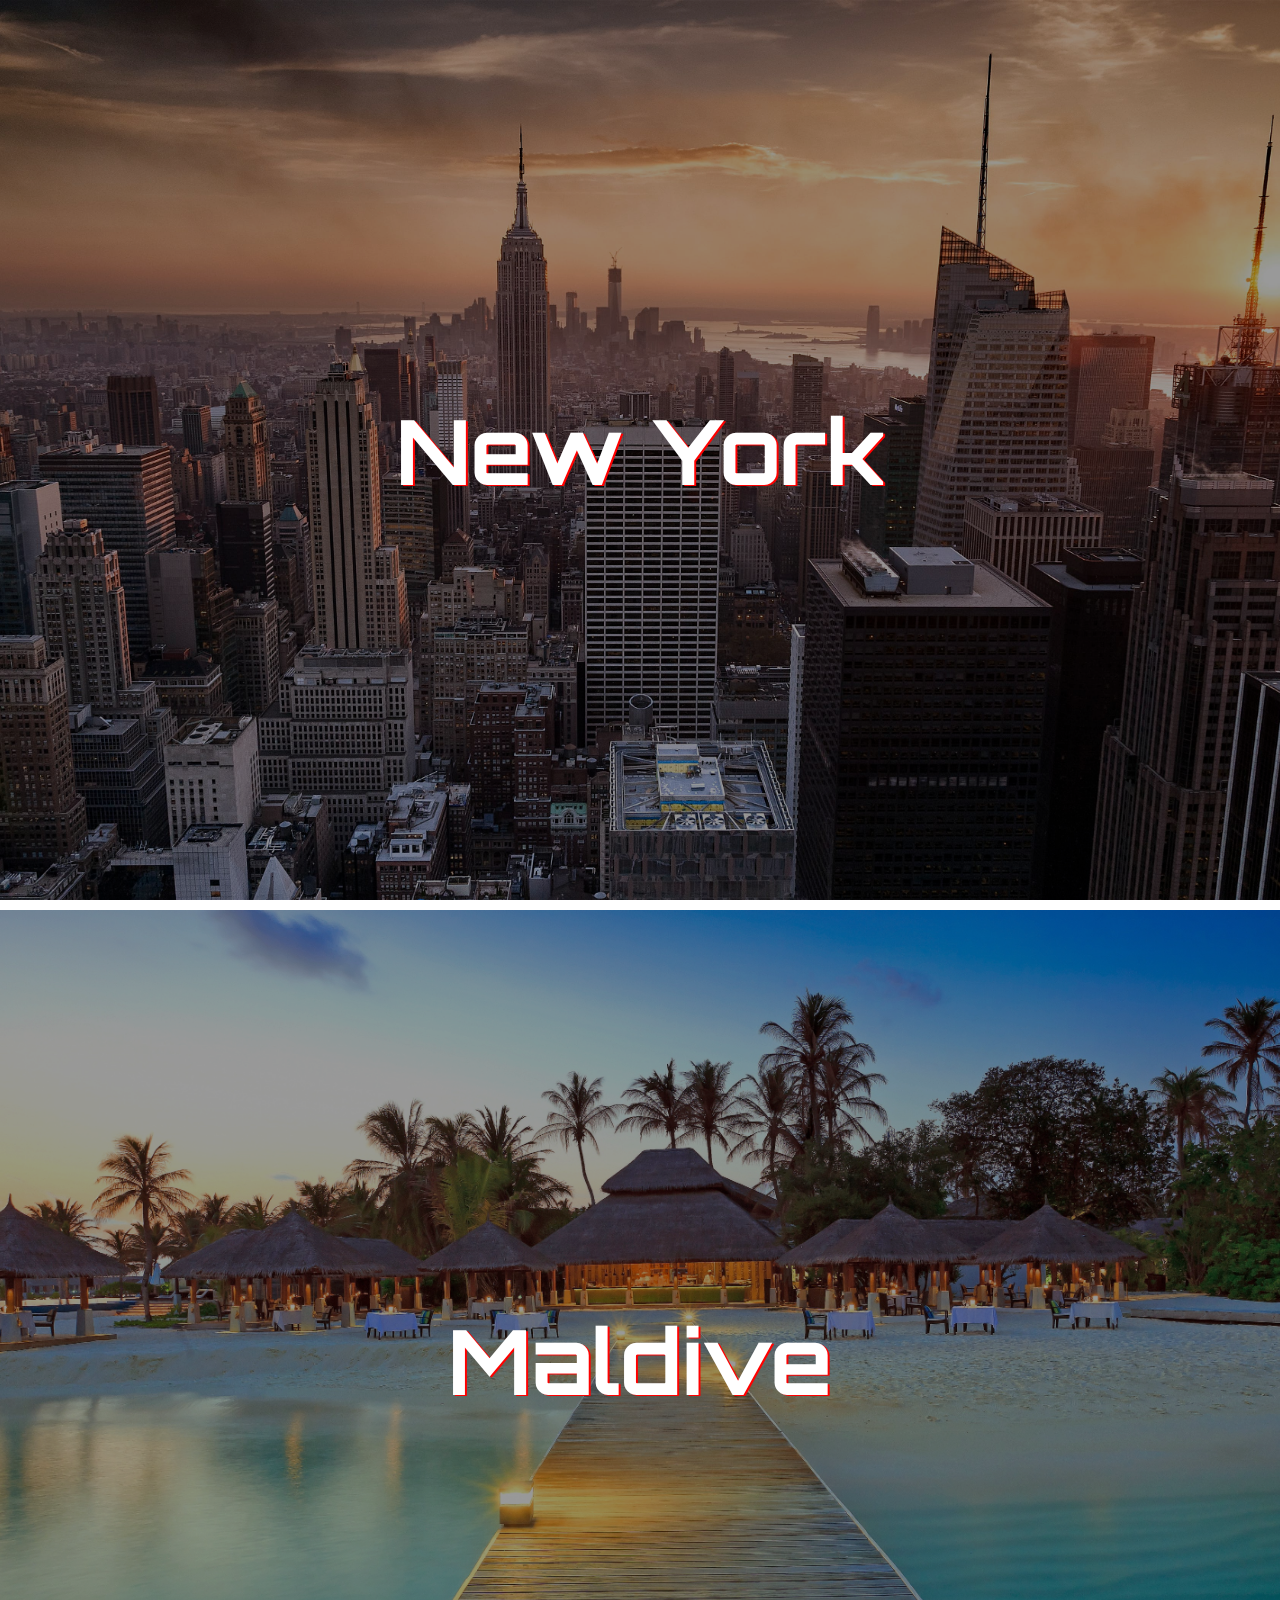
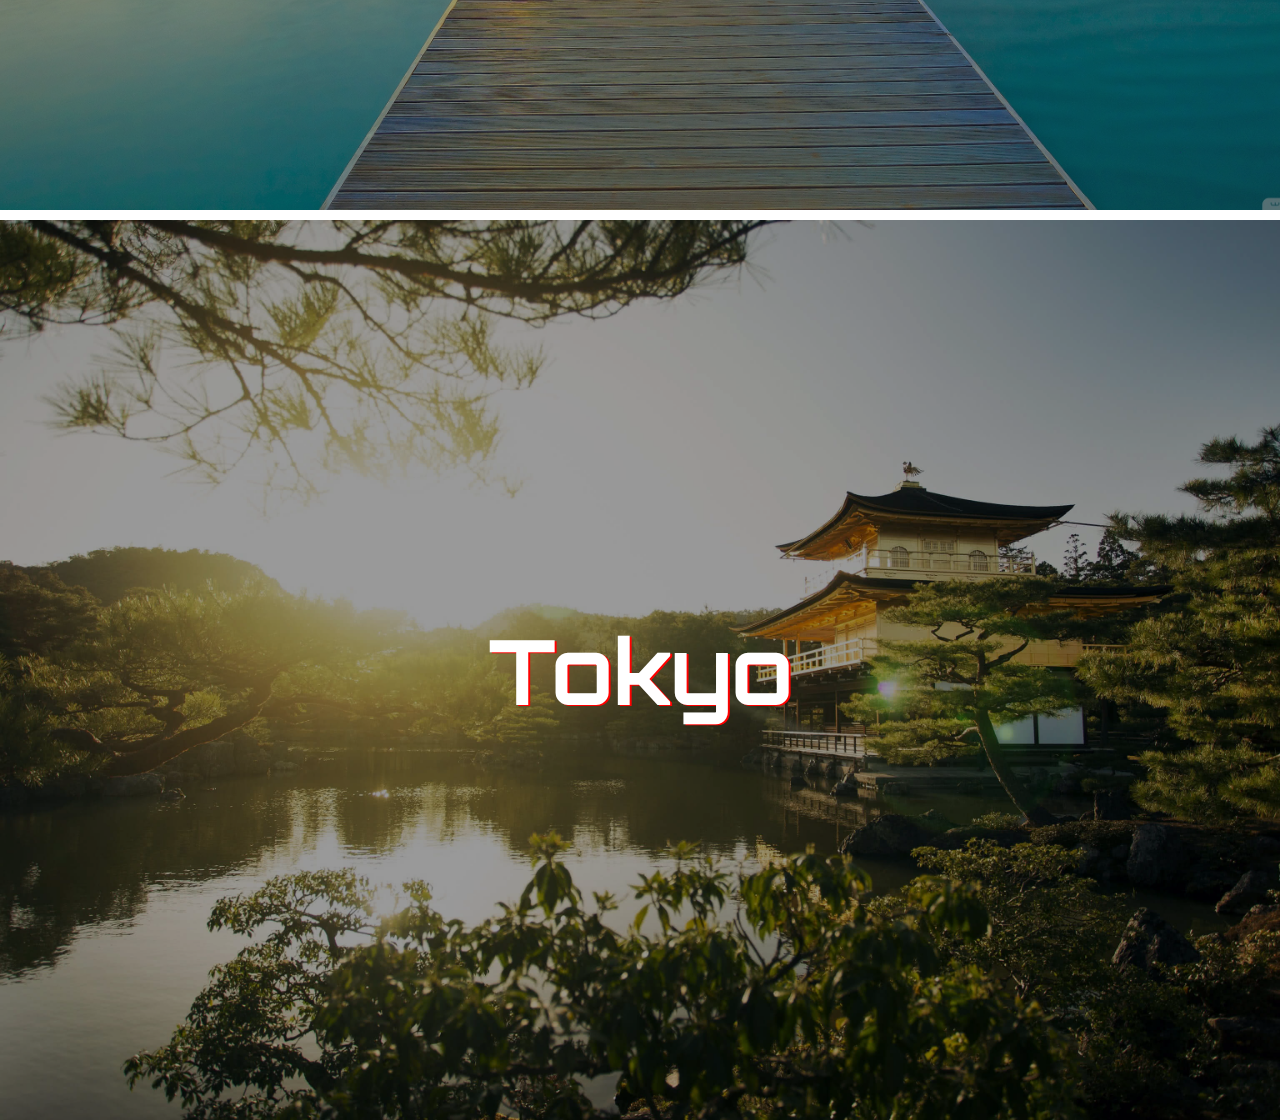
<file: index.html>
<!DOCTYPE html>
<html lang="en" dir="ltr">
  <head>
    <meta charset="utf-8">
    <link href="https://fonts.googleapis.com/css?family=Orbitron:500&display=swap" rel="stylesheet">
    <link rel="stylesheet" href="css/style.css">
    <title></title>
  </head>
  <body>

    <main>
      <!-- Contenitore Principale -->
      <div id="container">
        <!-- Location #1 -->
        <div class="location1 imgstyle">
          <!-- Layover -->
          <div class="layover">
            <!-- Testo Centrato -->
            <div class="text">
              <h2>New York</h2>
            </div>
          </div>
        </div>

      <!-- Location #2 -->
      <div class="location2 imgstyle">
        <!-- Layover -->
        <div class="layover">
          <!-- Testo Centrato -->
          <div class="text">
            <h2>Maldive</h2>
          </div>
        </div>
     </div>

        <!-- Location #3 -->
        <div class="location3 imgstyle">
          <!-- Layover -->
          <div class="layover">
            <!-- Testo Centrato -->
            <div class="text">
              <h2>Tokyo</h2>
            </div>
          </div>
        </div>

      </div>
    </main>


  </body>
</html>
</file>
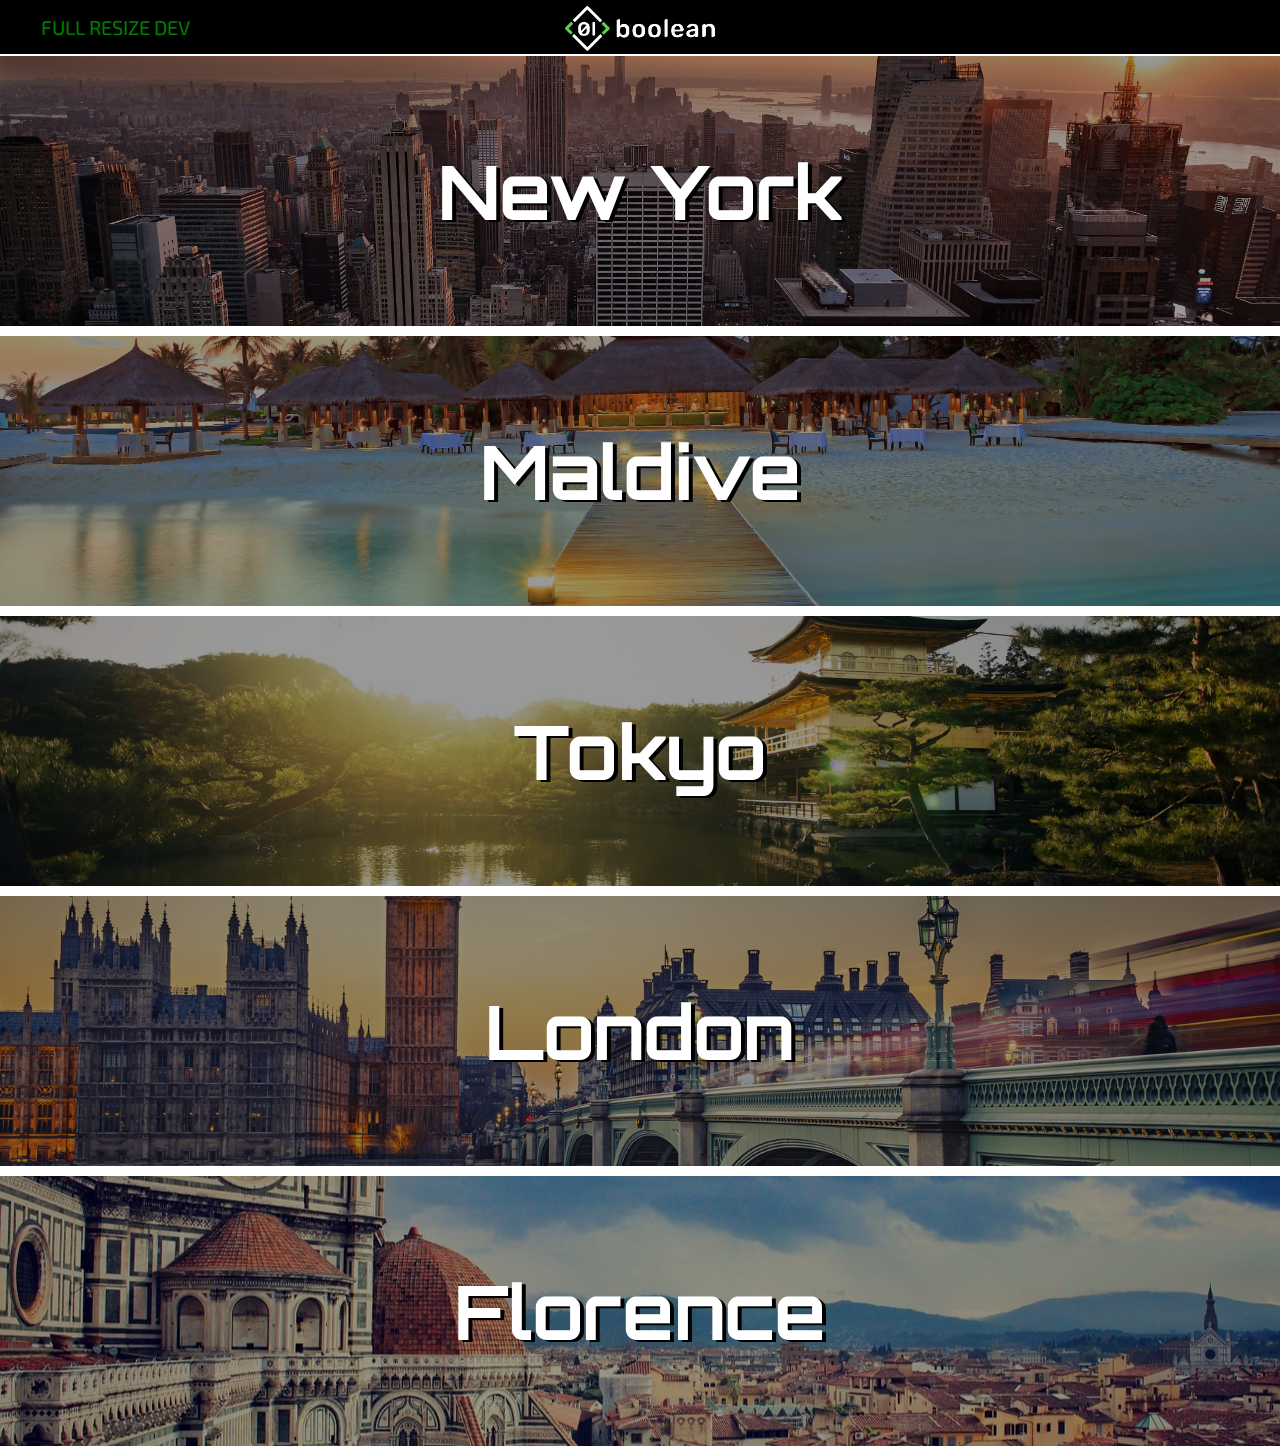
<file: index2.html>
<!DOCTYPE html>
<html lang="en" dir="ltr">
  <head>
    <meta charset="utf-8">
    <link href="https://fonts.googleapis.com/css?family=Orbitron:500&display=swap" rel="stylesheet">
    <link href="https://fonts.googleapis.com/css?family=Exo+2&display=swap" rel="stylesheet">
    <link rel="stylesheet" href="css/style2.css">
    <title>Air Bnb</title>
  </head>
  <body>
    <!-- Menu -->
    <header id= "mainhead">
      <img src="img/boolean.png" id="logobol" alt="Boolean">
        <ul id= "lista">
          <li> <a href="index.html" id="full">FULL</a> </li>
          <li> <a href="index2.html" id="resize">RESIZE</a> </li>
          <li> <a href="https://github.com/AndreaDeMartino">DEV</a> </li>
        </ul>
    </header>

    <main>
      <!-- Contenitore Principale -->
      <div id="container">
        <!-- Location #1 -->
        <div class="location1 imgstyle">
          <!-- Layover -->
          <div class="layover">
            <!-- Testo Centrato -->
            <div class="text">
              <h2>New York</h2>
            </div>
          </div>
        </div>

      <!-- Location #2 -->
      <div class="location2 imgstyle">
        <!-- Layover -->
        <div class="layover">
          <!-- Testo Centrato -->
          <div class="text">
            <h2>Maldive</h2>
          </div>
        </div>
     </div>

        <!-- Location #3 -->
        <div class="location3 imgstyle">
          <!-- Layover -->
          <div class="layover">
            <!-- Testo Centrato -->
            <div class="text">
              <h2>Tokyo</h2>
            </div>
          </div>
        </div>

        <!-- Location #4 -->
        <div class="location4 imgstyle">
          <!-- Layover -->
          <div class="layover">
            <!-- Testo Centrato -->
            <div class="text">
              <h2>London</h2>
            </div>
          </div>
        </div>

        <!-- Location #5 -->
        <div class="location5 imgstyle">
          <!-- Layover -->
          <div class="layover">
            <!-- Testo Centrato -->
            <div class="text">
              <h2>Florence</h2>
            </div>
          </div>
        </div>

      </div>
    </main>


  </body>
</html>
</file>
<file: css/style.css>
/* Regole Generali */
*{
  margin: 0;
  box-sizing: border-box;
}

/* Contenitore Principale */
#container{
position: relative;
height: 100vh;
}

/* Stile Immagini */
.imgstyle{
  position: relative;
  height: 100%;
  background-position: center;
  background-size: cover;
  background-repeat: no-repeat;
  margin-bottom: 10px;
}

/* Upload Location */
.location1{
  background-image: url('../img/newyork.jpg');
}

.location2{
  background-image: url('../img/maldive.jpg');
}

.location3{
  background-image: url('../img/tokyo.jpg');
}

/* Stile Testo */
.text{
  position: absolute;
  font-family: 'Orbitron';
  font-size: 60px;
  text-shadow: 2px 1px red;
  color: white;
  top: 50%;
  left: 50%;
  transform: translate(-50%,-50%)
}

/* Layover */
.layover{
  position: absolute;
  top: 0;
  left: 0;
  width: 100%;
  height: 100%;
  background: rgba( 0, 0, 0, 0.4)
}
</file>
<file: css/style2.css>
/* Regole Generali */
*{
  margin: 0;
  box-sizing: border-box;
}

/* Menu */
#mainhead{
  background-color: black;
  position: relative;
  text-align: center;
  line-height: 50px;
  padding: 2px;
  border-bottom: 2px solid white;
}

#logobol{
  width: 150px;
  vertical-align: middle;
  display: inline-block;
  background-size: cover;
  background-repeat: no-repeat;

}

#lista{
  display: inline-block;
  font-size: 20px;
  vertical-align: middle;
  font-family: 'Exo 2';
  position: absolute;
  left: 1px;
}

li{
  display: inline-block;
}

a:link{
  color: green;
  text-decoration: none;
}

a:visited{
  color: white;
  text-decoration: none;
}

a:hover{
  color: green;
  text-decoration: underline;
}



/* Contenitore Principale */
#container{
position: relative;
height: 100vh;
}

/* Stile Immagini */
.imgstyle{
  position: relative;
  height: 30%;
  background-position: center;
  background-size: cover;
  background-repeat: no-repeat;
  margin-bottom: 10px;
}

/* Upload Location */
.location1{
  background-image: url('../img/newyork.jpg');
}

.location2{
  background-image: url('../img/maldive.jpg');
}

.location3{
  background-image: url('../img/tokyo.jpg');
}

.location4{
  background-image: url('../img/london.jpg');
}

.location5{
  background-image: url('../img/florence.jpg');
}

/* Stile Testo */
.text{
  position: absolute;
  font-family: 'Orbitron';
  font-size: 50px;
  text-shadow: 4px 2px black;
  color: white;
  top: 50%;
  left: 50%;
  transform: translate(-50%,-50%);
}

/* Layover */
.layover{
  position: absolute;
  top: 0;
  left: 0;
  width: 100%;
  height: 100%;
  background: rgba( 0, 0, 0, 0.4);
}
</file>
